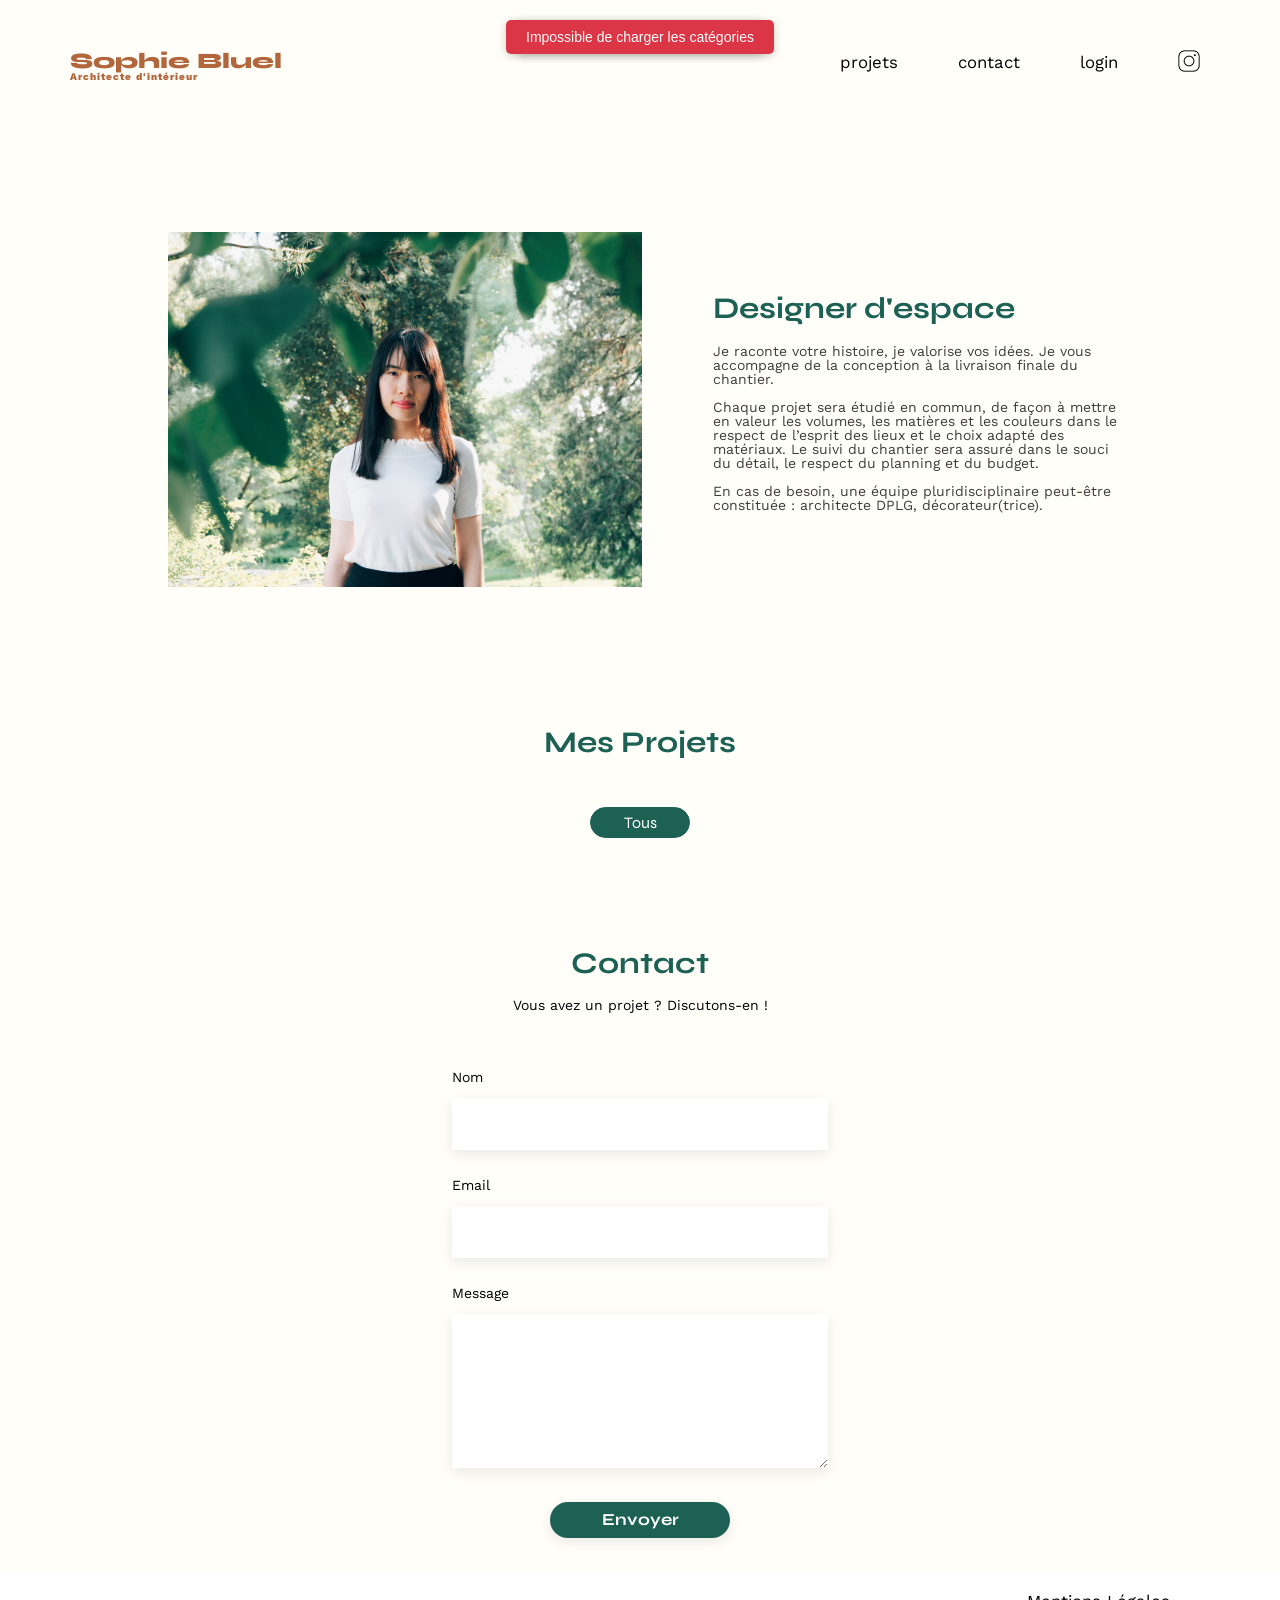
<file: FrontEnd/index.html>
<!doctype html>
<html lang="fr">

<head>
	<meta charset="UTF-8" />
	<title>Sophie Bluel - Architecte d'intérieur</title>
	<meta name="viewport" content="width=device-width, initial-scale=1.0" />
	<link rel="preconnect" href="https://fonts.googleapis.com" />
	<link rel="preconnect" href="https://fonts.gstatic.com" crossorigin />
	<link href="https://fonts.googleapis.com/css2?family=Syne:wght@700;800&family=Work+Sans&display=swap"
		rel="stylesheet" />
	<link rel="stylesheet" href="https://cdnjs.cloudflare.com/ajax/libs/font-awesome/6.2.1/css/all.min.css" />
	<meta name="description" content="" />
	<link rel="stylesheet" href="./assets/style.css" />
	<link rel="stylesheet" href="./assets/popup.css" />
	<script src="./popup.js" defer></script>
	<script src="./script.js" defer></script>
</head>

<body>
	<div id="mode-edition">
		<i class="fa-regular fa-pen-to-square"></i>
		<p>Mode édition</p>
	</div>
	<header>
		<h1>Sophie Bluel <span>Architecte d'intérieur</span></h1>
		<nav>
			<ul>
				<li><a href="#portfolio">projets</a></li>
				<li><a href="#contact">contact</a></li>
				<li><a href="login.html" id="auth">login</a></li>
				<li><img src="./assets/icons/instagram.png" alt="Instagram" /></li>
			</ul>
		</nav>
	</header>
	<main>
		<section id="introduction">
			<figure>
				<img src="./assets/images/sophie-bluel.png" alt="" />
			</figure>
			<article>
				<h2>Designer d'espace</h2>
				<p>
					Je raconte votre histoire, je valorise vos idées. Je vous accompagne
					de la conception à la livraison finale du chantier.
				</p>
				<p>
					Chaque projet sera étudié en commun, de façon à mettre en valeur les
					volumes, les matières et les couleurs dans le respect de l’esprit
					des lieux et le choix adapté des matériaux. Le suivi du chantier
					sera assuré dans le souci du détail, le respect du planning et du
					budget.
				</p>
				<p>
					En cas de besoin, une équipe pluridisciplinaire peut-être constituée
					: architecte DPLG, décorateur(trice).
				</p>
			</article>
		</section>
		<section id="portfolio">
			<div class="edit-project">
				<h2>Mes Projets</h2>
				<div class="edit">
					<i class="fa-regular fa-pen-to-square"></i><span>modifier</span>
				</div>
			</div>
			<div class="filters"></div>
			<div class="gallery"></div>
		</section>
		<section id="contact">
			<h2>Contact</h2>
			<p>Vous avez un projet ? Discutons-en !</p>
			<form action="#" method="post">
				<label for="name">Nom</label>
				<input type="text" name="name" id="name" />
				<label for="email">Email</label>
				<input type="email" name="email" id="email" />
				<label for="message">Message</label>
				<textarea name="message" id="message" cols="30" rows="10"></textarea>
				<input type="submit" value="Envoyer" />
			</form>
		</section>
	</main>
	<footer>
		<nav>
			<ul>
				<li>Mentions Légales</li>
			</ul>
		</nav>
	</footer>
	<!-- Modale galerie  -->
	<aside id="modal1" class="modal" role="dialog" aria-labelledby="title-modal">
		<div class="modal-wrapper">
			<h3 id="title-modal">Galerie photo</h3>
			<button class="modal-close" aria-label="Fermer la modale"><i class="fa-solid fa-xmark"></i></button>
			<div class="modal-gallery"></div>
			<div class="border-line"></div>
			<div class="modal-footer">
				<button class="modal-add-button">Ajouter une photo</button>
			</div>
		</div>
	</aside>
	<!-- Modale ajout photo-->
	<aside id="modal2" class="modal" role="dialog" aria-labelledby="title-modal-2">
		<div class="modal-wrapper">
			<div class="modal-header">
				<button class="modal-back" aria-label="Retour à la galerie"><i
						class="fa-solid fa-arrow-left"></i></button>
				<button class="modal-close" aria-label="Fermer la modale"><i class="fa-solid fa-xmark"></i></button>
			</div>
			<h3 id="title-modal-2">Ajout photo</h3>
			<form id="formAddWork">
				<div class="upload-Photo">
					<i class="fa-regular fa-image"></i>
					<label for="file" class="upload-button">+ Ajouter photo</label>
					<input type="file" name="image" id="file" accept="image/jpeg, image/png" style="display: none;">
					<img id="preview-image" alt="aperçu de l'image" style="display:none;">
					<p>jpg, png : 4mo max</p>
				</div>
				<label for="title">Titre</label>
				<input type="text" id="title" name="title">
				<label for="categoryInput">Catégorie</label>
				<select id="categoryInput" name="category"></select>
				<div class="border-line"></div>
				<button type="submit" class="modal-add-button">Valider</button>
			</form>
		</div>
	</aside>
</body>

</html>
</file>
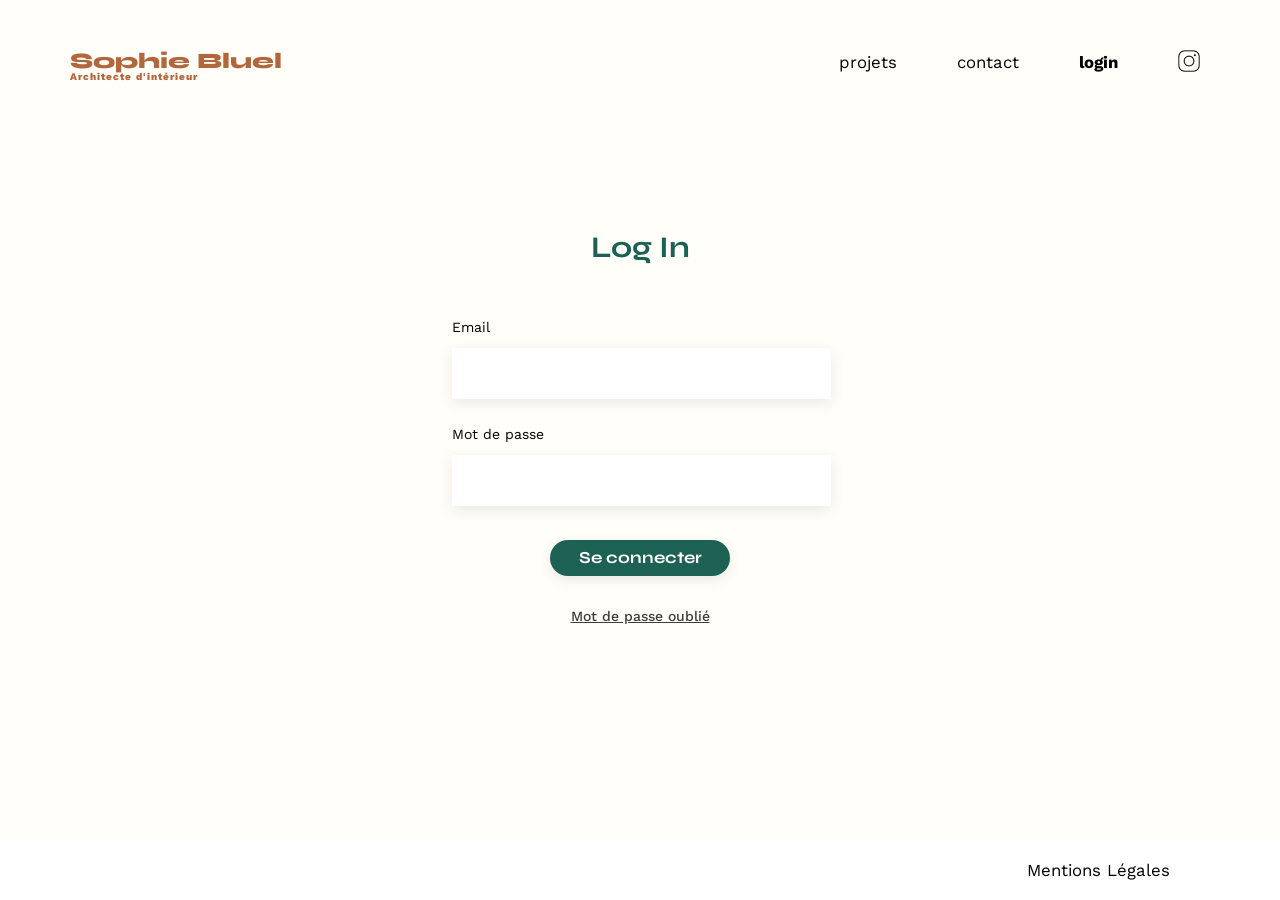
<file: FrontEnd/login.html>
<!doctype html>
<html lang="en">

<head>
  <meta charset="UTF-8" />
  <title>Sophie Bluel - Architecte d'intérieur</title>
  <meta name="viewport" content="width=device-width, initial-scale=1.0" />
  <link rel="preconnect" href="https://fonts.googleapis.com" />
  <link rel="preconnect" href="https://fonts.gstatic.com" crossorigin />
  <link href="https://fonts.googleapis.com/css2?family=Syne:wght@700;800&family=Work+Sans&display=swap"
    rel="stylesheet" />
  <meta name="description" content="" />
  <link rel="stylesheet" href="./assets/style.css" />
  <link rel="stylesheet" href="./assets/login.css" />
  <link rel="stylesheet" href="./assets/popup.css" />
  <script src="./popup.js" defer></script>
  <script src="./login.js" defer></script>
</head>

<body>
  <header>
    <h1>Sophie Bluel <span>Architecte d'intérieur</span></h1>
    <nav>
      <ul>
        <li><a href="index.html#portfolio">projets</a></li>
        <li><a href="index.html#contact">contact</a></li>
        <li><a href="login.html" aria-current="page">login</a></li>
        <li>
          <a href="#" aria-label="Instagram">
            <img src="assets/icons/instagram.png" alt="instagram" />
          </a>
        </li>
      </ul>
    </nav>
  </header>
  <main>
    <section id="login">
      <h2>Log In</h2>
      <form class="form-login">
        <label for="email">Email</label>
        <input type="email" name="email" id="email" />
        <label for="password">Mot de passe</label>
        <input type="password" name="password" id="password" />
        <input type="submit" value="Se connecter" />
        <a href="#" class="forgot-password">Mot de passe oublié</a>
      </form>
    </section>
  </main>
  <footer>
    <nav>
      <ul>
        <li>Mentions Légales</li>
      </ul>
    </nav>
  </footer>
</body>

</html>
</file>
<file: FrontEnd/assets/style.css>
/* http://meyerweb.com/eric/tools/css/reset/
   v2.0 | 20110126
   License: none (public domain)
*/

html, body, div, span, applet, object, iframe,
h1, h2, h3, h4, h5, h6, p, blockquote, pre,
a, abbr, acronym, address, big, cite, code,
del, dfn, em, img, ins, kbd, q, s, samp,
small, strike, strong, sub, sup, tt, var,
b, u, i, center,
dl, dt, dd, ol, ul, li,
fieldset, form, label, legend,
table, caption, tbody, tfoot, thead, tr, th, td,
article, aside, canvas, details, embed,
figure, figcaption, footer, header, hgroup,
menu, nav, output, ruby, section, summary,
time, mark, audio, video {
	margin: 0;
	padding: 0;
	border: 0;
	font-size: 100%;
	font: inherit;
	vertical-align: baseline;
}

/* HTML5 display-role reset for older browsers */
article, aside, details, figcaption, figure,
footer, header, hgroup, menu, nav, section {
	display: block;
}

body {
	line-height: 1;
}

ol, ul {
	list-style: none;
}

blockquote, q {
	quotes: none;
}

blockquote:before, blockquote:after,
q:before, q:after {
	content: '';
	content: none;
}

table {
	border-collapse: collapse;
	border-spacing: 0;
}

/** end reset css**/
body {
	max-width: 1140px;
	margin: auto;
	font-family: 'Work Sans' ;
	font-size: 14px;
	background-color: #FFFEF8 ;
  overflow-x: hidden;
}


header {
	display: flex;
	justify-content: space-between;
	margin: 50px 0;
	padding-bottom: 100px;
}

h1{
	display: flex;
	flex-direction: column;
	font-family: 'Syne';
	font-size: 22px;
	font-weight: 800;
	color: #B1663C
}

h1 > span {
	font-family: 'Work Sans';
	font-size:10px;
	letter-spacing: 0.1em;
}

h2{
	font-family: 'Syne';
	font-weight: 700;
	font-size: 30px;
	color: #1D6154
}
nav ul {
	display: flex;
	align-items: center;
	list-style-type: none;
	gap: 40px;
}

nav li {
	padding: 0 10px;
	font-size: 1.2em;
}

nav a {
  text-decoration: none; 
  color: black;   
}

nav li img {
  width: 22px;   
  height: 22px;  
}

li:hover {
	color: #B1663C;
}

#introduction {
	display: flex;
  justify-content: center;
	align-items: center;
	max-width: 1100px;   
}

#introduction,
#portfolio{     
  margin: 0 auto;        
  padding: 0 24px;
  box-sizing: border-box;
}

#introduction figure {
	flex: 1;
  max-width: 550px
}
#introduction img {
	display: block;
	margin: 0px 5px 0px;
	max-width: 474px;
  width: 100%;
}

#introduction article {
	flex: 1
}

#introduction h2 {
	margin-bottom: 0.7em;
}

#introduction p {
	margin-bottom: 1em;
	color: #3D3D3D;
	font-size: 14px;
	width: auto;          
  max-width: 404px; 
	font-family: 'Work Sans';
}

article { 
  max-width: 404px;
}

#portfolio{
	max-width: 1000px; 
  padding-top: 10em;
}



.gallery {
	width: 100%;
	display: grid;
	grid-template-columns: 1fr 1fr 1fr;
	grid-column-gap: 20px;
	grid-row-gap: 20px;
  margin-top: 40px;
}

.gallery img {
	width: 100%;
}

.filter-btn{
	font-family:'Syne';
	color: #1D6154;
	font-size: 16px;
	padding: 5px 9px;
  border: 1px solid #1D6154;
  border-radius: 60px;
  background-color: #FFFEF8;
  cursor: pointer;
  min-width: 100px;
}

.filters {
	display: flex;
    justify-content: center;
    gap: 10px;
    margin: 0px 0px 50px 0px;
}
	
.filter-btn.active {
    background-color: #1D6154;
    color: white;
}

#contact {
	width: 33%;
    margin: auto;
}

#contact > * {
	text-align: center;

}
#contact h2{
	margin: 60px 0 20px 0;
}
#contact form {
	text-align: left;
	margin-top:30px;
	display: flex;
	flex-direction: column;
}

#contact input {
	height: 50px;
	font-size: 1.2em;
	border: none;
	box-shadow: 0px 4px 14px rgba(0, 0, 0, 0.09);
}
#contact label {
	margin: 2em 0 1em 0;
}
#contact textarea {
	border: none;
	box-shadow: 0px 4px 14px rgba(0, 0, 0, 0.09);
}

input[type="submit"]{
	font-family: 'Syne';
	font-weight: 700;
	color: white;
	background-color: #1D6154;
	margin : 2em auto ;
	width: 180px;
	text-align: center;
	border-radius: 60px ;
}

#contact input[type="submit"]{
  height: 36px;            
}

footer nav ul {
	display: flex;
	justify-content: flex-end;
	height: 60px;
	align-items: center;
}

footer { 
	background:#FFFFFF; 
  margin-left: calc(50% - 50vw);
  margin-right: calc(50% - 50vw);
  padding-right: 100px;
  }

/* Bandeau admin fixé en haut */

#mode-edition {
  position: absolute;
  top: 0;
  left: 0;
  width: 100%;
  height: 59px;
  background: #000;
  color: #fff;
  display: none;            
  justify-content: center;
  align-items: center;
  gap: 15px;
}

.admin-bar {
  padding-top: 50px;
}

/* Bouton edit */

.edit-project{
  width: 100%;
  display: grid;
  grid-template-columns: 1fr auto 1fr;
  align-items: center;
  column-gap: 40px;
  padding-bottom: 50px;
}

.edit-project h2{
  grid-column: 2;
}


.edit{
  display: none;        
  gap: 10px;            
  cursor: pointer;
}


/* Modale 1*/

.modal {
  position: fixed;
  inset: 0;                 
  display: none;            
  justify-content: center;
  align-items: center;
  background: rgba(0, 0, 0, 0.3); 
}

.modal.is-open {
  display: flex;                  
}

.modal-wrapper {
  position: relative;
  background: #ffffff;
  width: 570px;
  max-width: calc(100vw - 20px);
  max-height: calc(100vh - 50px);
  padding: 30px;
  border-radius: 10px;
}

#title-modal {
  text-align: center;
  font-size: 26px;
  margin: 30px 0px 55px;
}

.modal-close {
  position: absolute;
  top: 30px;
  right: 30px;
  border: none;
  background: transparent;
  font-size: 20px;
  cursor: pointer;
}


.modal-gallery {
  display: grid;
  grid-template-columns: repeat(5, 1fr);
  gap: 10px;
  row-gap: 30px;
  justify-items: center;
  margin-bottom: 60px;
  padding: 0px 65px 0px 65px;
}

.modal-thumb {
  position: relative;
  width: 80px;          
  height: 100px;       
  overflow: hidden;    
}

.modal-thumb img {
  width: 100%;
  height: 100%;
  object-fit: cover;    
}

.thumb-delete {
 position: absolute;
  top: 5px;
  right: 5px;
  width: 17px;
  height: 17px;
  border: none;
  background: black;
  display: flex;
  justify-content: center;
  align-items: center;
  cursor: pointer;
  border-radius: 2px;
}

.thumb-delete i {    
  color: #ffffff;    
  font-size: 10px;    
  padding-top: 1px
}

.border-line {
  border: 1px solid #b3b3b3;
  width: 430px;
  margin: 40px 65px ;
}

.modal-footer {
  display: flex;
  justify-content: center;
}

.modal-add-button {
  width: 42%;
  border: none;
  border-radius: 60px;
  background-color: #1d6154;
  color: #ffffff;
  padding: 10px 40px;
  margin-bottom: 20px;
  font-size: 16px;
  cursor: pointer;
}

/* Modale 2*/

.modal-back {
  border: none;
  background: transparent;
  cursor: pointer;
  font-size: 21px;
}


#title-modal-2 {
  text-align: center;
  font-size: 26px;
  margin: 20px 0px 50px;
}

#modal2 #formAddWork {
  display: flex;
  flex-direction: column;
  flex: 1;
  padding: 0px 75px;
}

#modal2 .upload-Photo {
  background: #E8F1F6;
  border-radius: 3px;
  padding: 20px;
  display: flex;
  flex-direction: column;
  align-items: center;
  justify-content: center;
  margin-bottom: 20px;
  max-width: 420px;
  height: 170px;
  position: relative;
  overflow: hidden; 
}




#modal2 .upload-Photo i.fa-image {
  font-size: 76px;
  color: #CBD6DC;
}

#modal2 .upload-button {
  border: none;
  border-radius: 50px;
  background-color:#B9C5CC;
  color: #306685;
  padding: 11px 33px;
  font-size: 14px;
  cursor: pointer;
  margin: 6px;
}

#modal2 .upload-Photo p {
  font-size: 10px;
  color: #444444;
}

#modal2 label {
  font-size: 14px;
  margin-top: 15px;
  margin-bottom: 5px;
}

#modal2 input[type="text"],
#modal2 select {
  border: none;
  box-shadow: 0px 4px 14px rgba(0, 0, 0, 0.09);
  padding: 17px;
  font-size: 14px;
}

#modal2 .border-line {
  margin: 40px 0px 30px 0px ;

}

#modal2 .modal-add-button {
  border: none;
  border-radius: 60px;
  padding: 9px 0;
  margin: 0px 91px 17px 91px;
  font-size: 14px;
  background-color: #A7A7A7;   
  color: #FFFFFF;
  width: 57%;
}

#modal2 .modal-add-button.active {
  background-color: #1d6154;
  cursor: pointer;
}

#preview-image {
  position: absolute;
  margin: auto;
  max-height: 100%;
  max-width: 100%;
  object-fit: cover;
  display: block;           
}
</file>
<file: FrontEnd/assets/popup.css>
/* message d'alerte */

.popup {
  position: fixed;
  top: 20px;
  left: 50%;
  transform: translateX(-50%);
  padding: 10px 20px;
  border-radius: 5px;
  z-index: 10000;
  font-family: sans-serif;
  box-shadow: 0 2px 8px rgba(0,0,0,0.2);
  text-align: center;
  color: white;
}

.popup.error {
  background-color: #dc3545; 
}

.popup.success {
  background-color: #28a745; 
}

.popup.info {
  background-color: #17a2b8; 
}
</file>
<file: FrontEnd/assets/login.css>
html, body{
  height: 100%;
}
body{
  display: flex;
  flex-direction: column;
}

main{
  flex: 1;
}

#login {
	width: 33%;
    margin: auto;
}
#login > * {
	text-align: center;

}

nav a.active {
  font-weight: bold;
}

#login h2{
	margin-bottom: 20px;
}
#login form {
	text-align: left;
	margin-top: 30px;
	display: flex;
	flex-direction: column;
}

#login input {
	height: 49px;
	width: 375px;
	font-size: 1.2em;
	border: none;
	box-shadow: 0px 4px 14px rgba(0, 0, 0, 0.09);
	
}
#login input[type="submit"]{
	height: 36px;
	width: 180px;

}

#login label {
	margin: 2em 0 1em 0;
}

#login form a {
	text-align: center;
	color: #3D3D3D;
	font-weight: 500;

	
}
</file>
